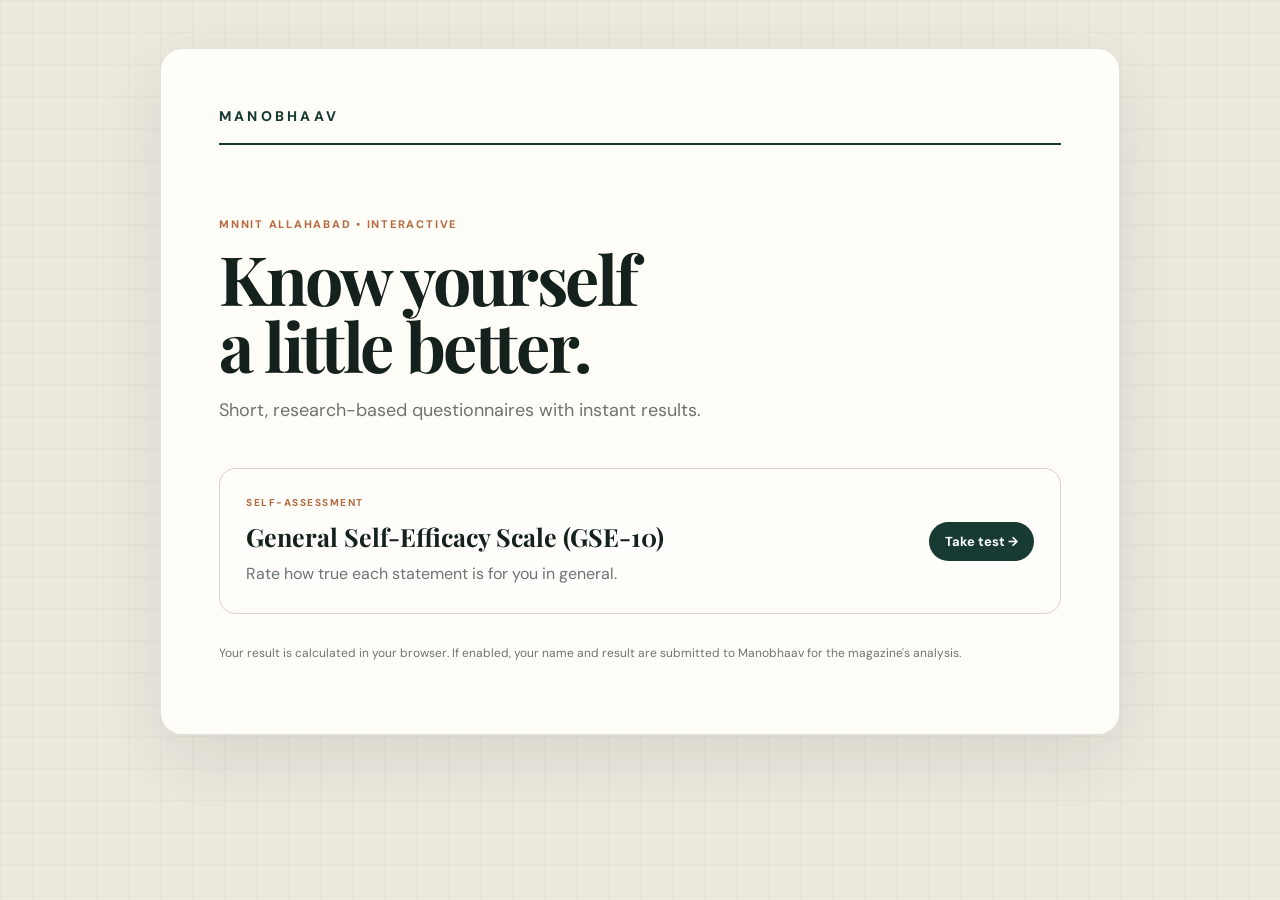
<file: index.html>
<!DOCTYPE html>
<html lang="en">
<head>
  <meta charset="UTF-8">
  <meta name="viewport" content="width=device-width, initial-scale=1.0">
  <meta name="theme-color" content="#173b32">
  <title>Manobhaav | Interactive Tests</title>
  <link rel="stylesheet" href="css/style.css">
</head>
<body>
  <main class="container">
    <section class="card hero">
      <div class="masthead">MANOBHAAV</div>
      <p class="eyebrow">MNNIT ALLAHABAD • INTERACTIVE</p>
      <h1>Know yourself<br>a little better.</h1>
      <p class="intro muted">Short, research-based questionnaires with instant results.</p>
      <div id="test-list" class="test-list"></div>
      <p class="privacy-copy">Your result is calculated in your browser. If enabled, your name and result are submitted to Manobhaav for the magazine's analysis.</p>
    </section>
  </main>
  <script src="js/tests.js"></script>
  <script src="js/app.js"></script>
</body>
</html>
</file>
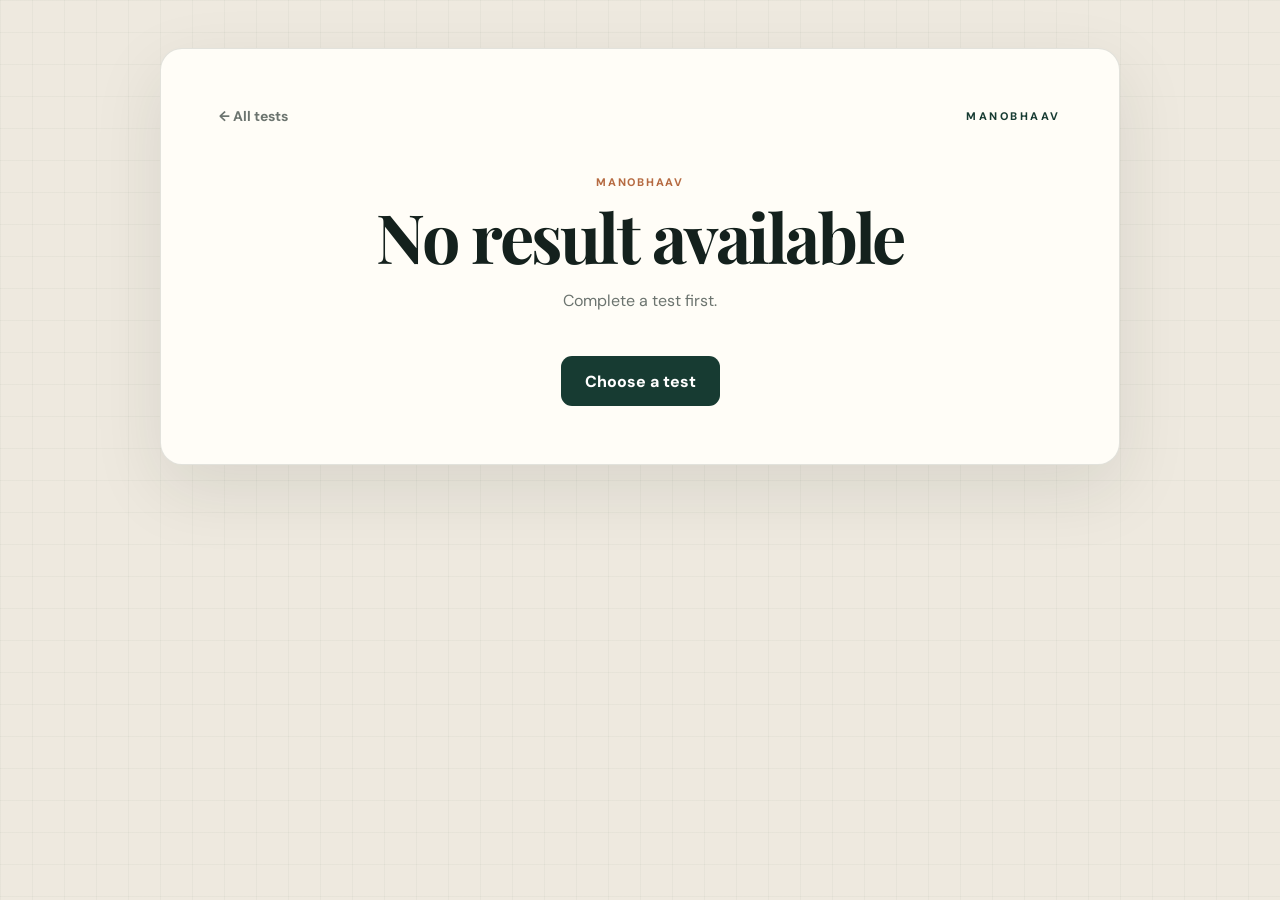
<file: results.html>
<!DOCTYPE html>
<html lang="en">
<head>
  <meta charset="UTF-8">
  <meta name="viewport" content="width=device-width, initial-scale=1.0">
  <meta name="theme-color" content="#173b32">
  <title>Manobhaav | Result</title>
  <link rel="stylesheet" href="css/style.css">
</head>
<body>
  <main class="container">
    <section class="card result-card">
      <div class="topbar">
        <a class="back" href="index.html">← All tests</a>
        <span class="wordmark">MANOBHAAV</span>
      </div>
      <div id="results"></div>
    </section>
  </main>
  <script src="js/tests.js"></script>
  <script src="js/app.js"></script>
</body>
</html>
</file>
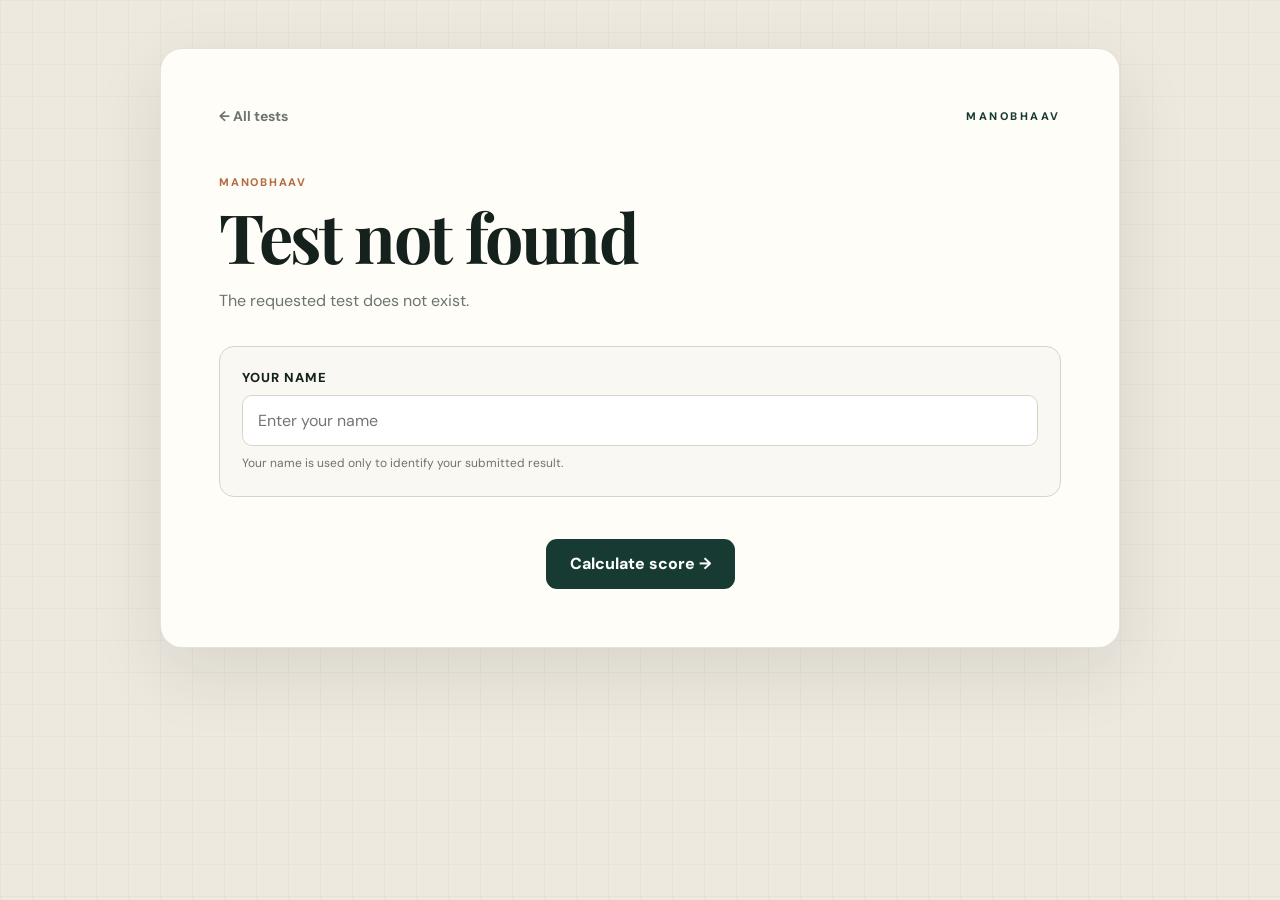
<file: test.html>
<!DOCTYPE html>
<html lang="en">
<head>
  <meta charset="UTF-8">
  <meta name="viewport" content="width=device-width, initial-scale=1.0">
  <meta name="theme-color" content="#173b32">
  <title>Manobhaav | Test</title>
  <link rel="stylesheet" href="css/style.css">
</head>
<body>
  <main class="container">
    <section class="card">
      <div class="topbar">
        <a class="back" href="index.html">← All tests</a>
        <span class="wordmark">MANOBHAAV</span>
      </div>

      <div id="test-header"></div>

      <div class="participant">
        <label for="participant-name">Your name</label>
        <input id="participant-name" type="text" maxlength="100"
               autocomplete="name" placeholder="Enter your name">
        <p>Your name is used only to identify your submitted result.</p>
      </div>

      <form id="test-form"></form>

      <div class="actions">
        <button id="submit-btn" class="primary" type="button">Calculate score →</button>
      </div>
      <p id="error" class="error" hidden></p>
    </section>
  </main>
  <script src="js/tests.js"></script>
  <script src="js/app.js"></script>
</body>
</html>
</file>
<file: css/style.css>
@import url('https://fonts.googleapis.com/css2?family=DM+Sans:wght@400;500;600;700;800&family=Playfair+Display:wght@500;600;700&display=swap');

:root {
  --bg: #eee9df;
  --paper: #fffdf7;
  --ink: #14211d;
  --muted: #6c746f;
  --line: #d9d4c8;
  --accent: #173b32;
  --accent-light: #e6eee9;
  --orange: #b66b42;
  --danger: #8b2f28;
  --white: #ffffff;

  font-family: "DM Sans", sans-serif;
  color: var(--ink);
}

* {
  box-sizing: border-box;
}

html {
  scroll-behavior: smooth;
}

body {
  margin: 0;
  min-height: 100vh;

  background:
    linear-gradient(
      rgba(23, 59, 50, 0.035) 1px,
      transparent 1px
    ),
    linear-gradient(
      90deg,
      rgba(23, 59, 50, 0.035) 1px,
      transparent 1px
    ),
    var(--bg);

  background-size: 32px 32px;
}

/* =========================
   MAIN LAYOUT
========================= */

.container {
  width: min(960px, calc(100% - 32px));
  margin: 0 auto;
  padding: 48px 0;
}

.card {
  background: var(--paper);
  border: 1px solid rgba(20, 33, 29, 0.12);
  border-radius: 22px;
  padding: clamp(28px, 5vw, 58px);

  box-shadow:
    0 24px 70px rgba(27, 36, 31, 0.10);
}

/* =========================
   TYPOGRAPHY
========================= */

h1,
h2,
h3 {
  font-family: "Playfair Display", serif;
}

h1 {
  margin: 0 0 18px;

  max-width: 780px;

  font-size: clamp(40px, 7vw, 68px);
  line-height: 0.98;
  letter-spacing: -0.035em;
}

h2 {
  margin: 0;
}

p {
  line-height: 1.65;
}

.muted {
  color: var(--muted);
}

.eyebrow {
  margin: 0 0 12px;

  color: var(--orange);

  font-size: 11px;
  font-weight: 800;
  letter-spacing: 0.16em;
  text-transform: uppercase;
}

/* =========================
   MANOBHAAV BRANDING
========================= */

.masthead {
  padding-bottom: 18px;
  margin-bottom: 70px;

  border-bottom: 2px solid var(--accent);

  color: var(--accent);

  font-size: 14px;
  font-weight: 800;
  letter-spacing: 0.23em;
}

.wordmark {
  color: var(--accent);

  font-size: 11px;
  font-weight: 800;
  letter-spacing: 0.23em;
}

.topbar {
  display: flex;
  align-items: center;
  justify-content: space-between;
  gap: 20px;

  margin-bottom: 48px;
}

/* =========================
   HOME
========================= */

.intro {
  max-width: 580px;
  font-size: 18px;
}

.privacy-copy {
  margin-top: 30px;

  color: var(--muted);
  font-size: 12px;
}

.test-list {
  display: grid;
  gap: 14px;
  margin-top: 42px;
}

.test-item {
  display: flex;
  align-items: center;
  justify-content: space-between;

  gap: 24px;
  padding: 26px;

  border: 1px solid var(--line);
  border-radius: 16px;

  background: rgba(255, 255, 255, 0.55);

  color: var(--ink);
  text-decoration: none;

  transition:
    transform 0.18s ease,
    border-color 0.18s ease,
    box-shadow 0.18s ease;
}

.test-item:hover {
  transform: translateY(-3px);

  border-color: var(--accent);

  box-shadow:
    0 14px 30px rgba(23, 59, 50, 0.08);
}

.test-item h2 {
  margin: 0 0 8px;
  font-size: 25px;
}

.test-item p:not(.test-kicker) {
  margin: 0;
  color: var(--muted);
}

.test-kicker {
  margin: 0 0 8px;

  color: var(--orange);

  font-size: 10px;
  font-weight: 800;
  letter-spacing: 0.15em;
}

.test-item > span {
  flex-shrink: 0;

  padding: 11px 16px;

  border-radius: 999px;

  background: var(--accent);
  color: var(--white);

  font-size: 13px;
  font-weight: 700;
}

/* =========================
   NAVIGATION
========================= */

.back {
  color: var(--muted);

  text-decoration: none;

  font-size: 14px;
  font-weight: 700;

  transition: color 0.15s ease;
}

.back:hover {
  color: var(--accent);
}

/* =========================
   INSTRUCTIONS
========================= */

.instructions {
  margin: 26px 0 0;
  padding: 16px 18px;

  border-left: 4px solid var(--accent);

  background: var(--accent-light);
  color: var(--accent);

  font-size: 14px;
  font-weight: 700;
}

.test-attribution {
  margin: 14px 0 0;
  color: var(--muted);
  font-size: 13px;
  line-height: 1.6;
}

/* =========================
   NAME FIELD
========================= */

.participant {
  margin: 32px 0 12px;
  padding: 22px;

  border: 1px solid var(--line);
  border-radius: 15px;

  background: #faf8f2;
}

.participant label {
  display: block;

  margin-bottom: 9px;

  font-size: 13px;
  font-weight: 800;
  letter-spacing: 0.08em;
  text-transform: uppercase;
}

.participant input {
  width: 100%;

  padding: 14px 15px;

  border: 1px solid var(--line);
  border-radius: 10px;

  background: white;
  color: var(--ink);

  font: inherit;
  font-size: 16px;

  outline: none;

  transition:
    border-color 0.15s ease,
    box-shadow 0.15s ease;
}

.participant input:focus {
  border-color: var(--accent);

  box-shadow:
    0 0 0 3px rgba(23, 59, 50, 0.10);
}

.participant p {
  margin: 8px 0 0;

  color: var(--muted);
  font-size: 12px;
}

/* =========================
   QUESTIONS
========================= */

.question {
  margin: 34px 0 0;
  padding: 34px 0 0;

  border: 0;
  border-top: 1px solid var(--line);
}

.question legend {
  display: flex;
  align-items: flex-start;

  width: 100%;
  padding: 0;

  gap: 16px;

  font-size: 19px;
  line-height: 1.55;
  font-weight: 700;
}

.number {
  flex-shrink: 0;

  padding-top: 5px;

  color: var(--orange);

  font-size: 12px;
  font-weight: 800;
  letter-spacing: 0.08em;
}

/* =========================
   ANSWER OPTIONS
========================= */

.options {
  display: grid;

  grid-template-columns: repeat(4, 1fr);

  gap: 10px;

  margin: 20px 0 0 34px;
}

.option {
  position: relative;

  display: flex;
  flex-direction: column;
  justify-content: center;

  min-height: 82px;

  padding: 13px;

  border: 1px solid var(--line);
  border-radius: 12px;

  background: white;

  color: var(--muted);

  cursor: pointer;

  transition:
    transform 0.15s ease,
    border-color 0.15s ease,
    background 0.15s ease,
    color 0.15s ease;
}

.option strong {
  color: var(--accent);
  font-size: 17px;
}

.option span {
  font-size: 12px;
  font-weight: 600;
}

.option:hover {
  transform: translateY(-1px);

  border-color: var(--accent);
}

.option:has(input:checked) {
  background: var(--accent);
  border-color: var(--accent);
  color: white;
}

.option:has(input:checked) strong {
  color: white;
}

.option input {
  position: absolute;

  opacity: 0;
  pointer-events: none;
}

/* =========================
   BUTTONS
========================= */

.actions,
.result-actions {
  display: flex;
  justify-content: center;
  flex-wrap: wrap;

  gap: 12px;

  margin-top: 42px;
}

button,
.button {
  display: inline-flex;
  align-items: center;
  justify-content: center;

  min-height: 50px;

  padding: 0 24px;

  border: 0;
  border-radius: 11px;

  font: inherit;
  font-weight: 800;

  text-decoration: none;

  cursor: pointer;

  transition:
    transform 0.15s ease,
    opacity 0.15s ease;
}

button:hover,
.button:hover {
  transform: translateY(-2px);
}

button:disabled {
  opacity: 0.6;
  cursor: wait;
}

.primary {
  background: var(--accent);
  color: white;
}

.secondary {
  background: #e8e3d8;
  color: var(--ink);
}

/* =========================
   ERROR
========================= */

.error {
  margin-top: 18px;
  padding: 14px 16px;

  border-radius: 10px;

  background: #f6e5e1;
  color: var(--danger);

  font-size: 14px;
  font-weight: 700;
}

/* =========================
   RESULTS
========================= */

.result-card {
  text-align: center;
}

.result-card .topbar {
  text-align: left;
}

.result-card h1 {
  margin-left: auto;
  margin-right: auto;
}

.result-name {
  margin: 4px 0 0;

  color: var(--muted);

  font-weight: 700;
}

.score {
  margin: 44px 0 18px;

  font-family: "Playfair Display", serif;

  font-size: clamp(80px, 15vw, 130px);
  line-height: 0.8;

  color: var(--accent);

  font-weight: 700;
}

.score span {
  font-family: "DM Sans", sans-serif;

  font-size: 27px;

  color: var(--muted);
}

.result-card h2 {
  font-size: 32px;
}

.result-description {
  max-width: 600px;

  margin: 12px auto 0;

  color: var(--muted);

  font-size: 17px;
}

.result-interventions {
  max-width: 650px;
  margin: 28px auto 0;
  padding: 20px;
  border: 1px solid var(--line);
  border-radius: 14px;
  background: #faf8f2;
  text-align: left;
}

.result-interventions h3 {
  margin: 0 0 10px;
  font-size: 24px;
}

.result-interventions ul {
  margin: 0;
  padding-left: 20px;
  color: var(--muted);
}

.result-interventions li + li {
  margin-top: 8px;
}

.note {
  max-width: 650px;

  margin: 32px auto 0;
  padding-top: 22px;

  border-top: 1px solid var(--line);

  color: var(--muted);

  font-size: 13px;
  line-height: 1.7;
}

/* =========================
   MOBILE
========================= */

@media (max-width: 700px) {

  .container {
    width: min(100% - 18px, 960px);
    padding: 12px 0;
  }

  .card {
    border-radius: 15px;
  }

  .masthead {
    margin-bottom: 46px;
  }

  .topbar {
    margin-bottom: 36px;
  }

  .wordmark {
    font-size: 10px;
  }

  .test-item {
    flex-direction: column;
    align-items: flex-start;
  }

  .options {
    grid-template-columns: 1fr 1fr;

    margin-left: 0;
  }

  .question legend {
    font-size: 17px;
  }
}

@media (max-width: 430px) {

  .options {
    grid-template-columns: 1fr;
  }

  .option {
    min-height: 62px;
  }

  h1 {
    font-size: 40px;
  }
}
</file>
